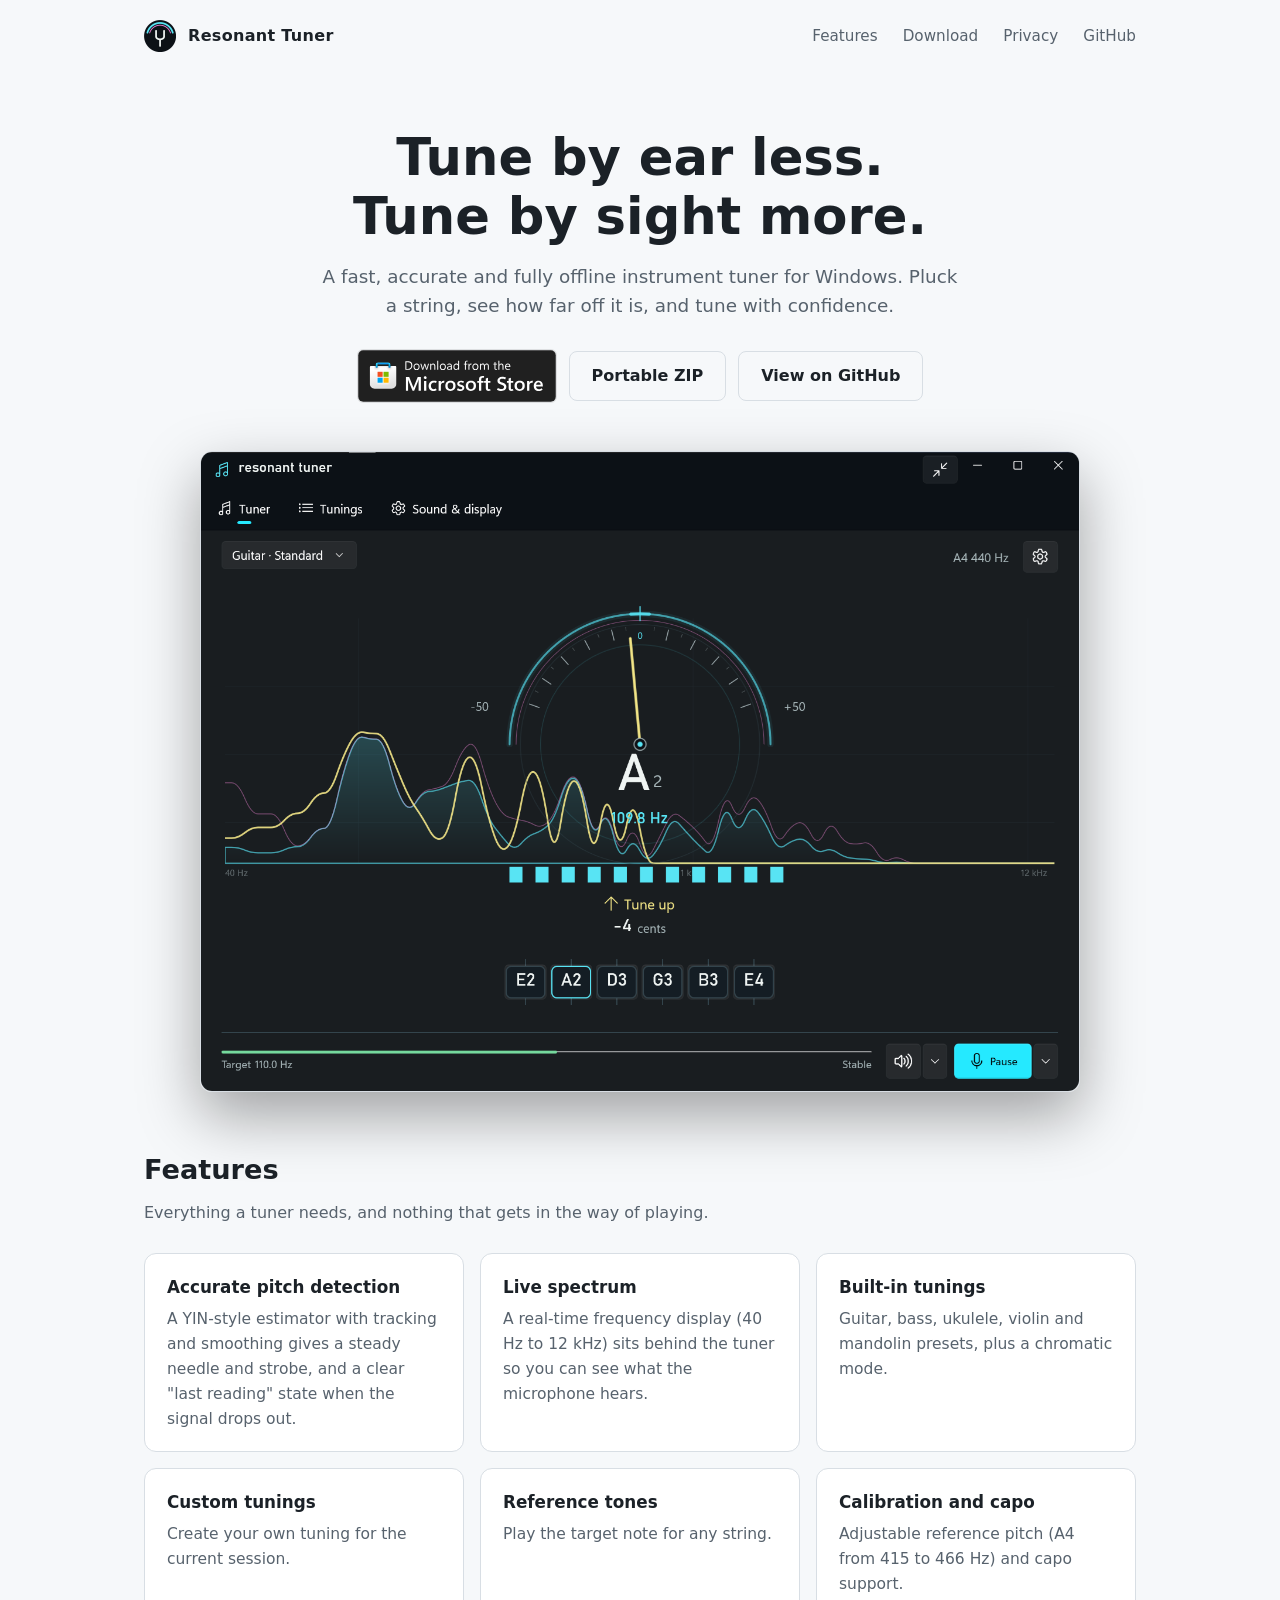
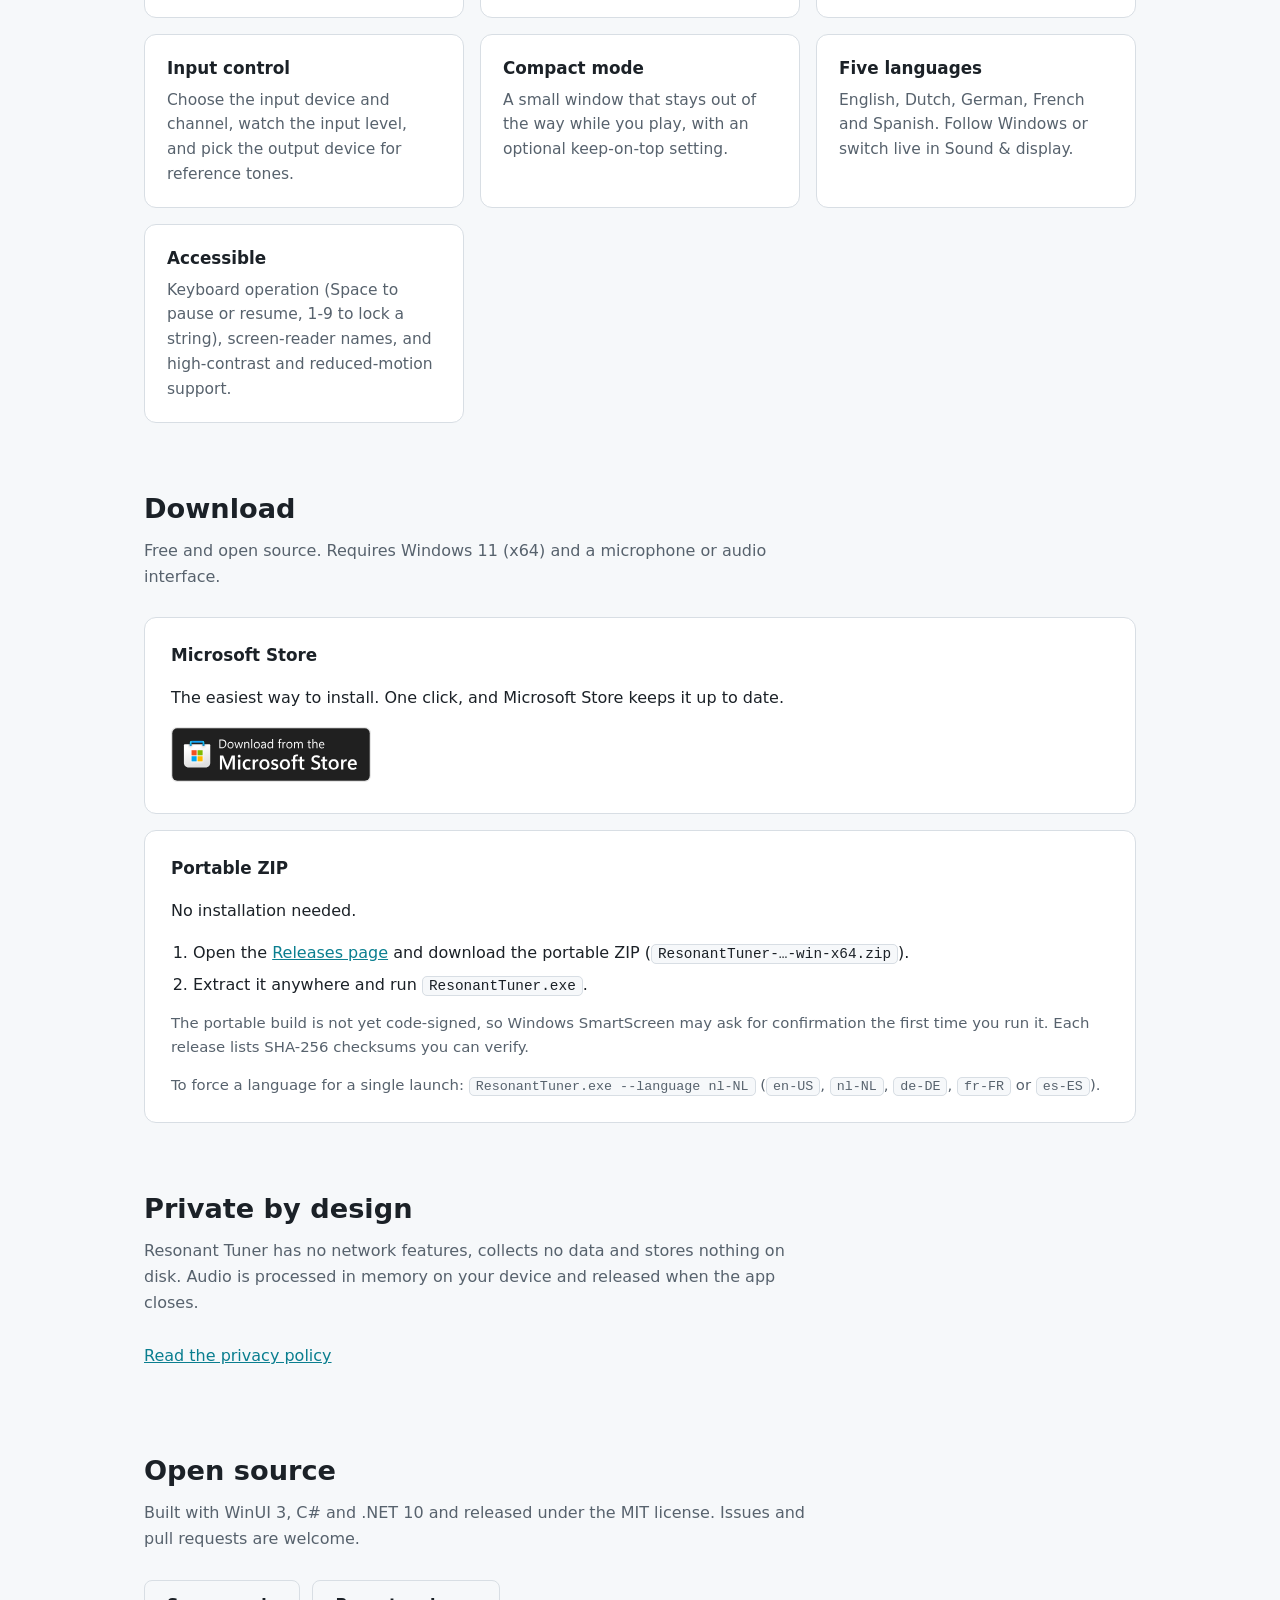
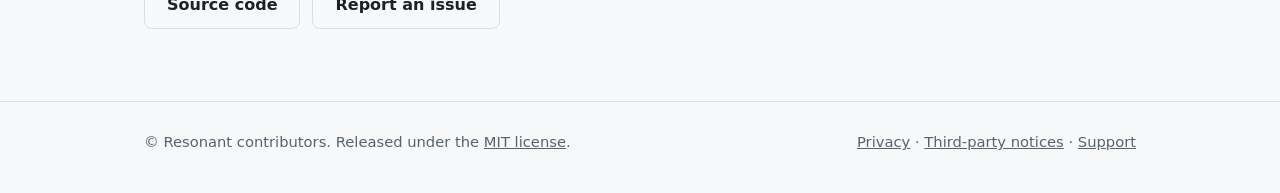
<file: docs/index.html>
<!doctype html>
<html lang="en">
<head>
  <meta charset="utf-8">
  <meta name="viewport" content="width=device-width, initial-scale=1">
  <title>Resonant Tuner - an offline instrument tuner for Windows</title>
  <meta name="description" content="A fast, accurate and fully offline instrument tuner for Windows. Guitar, bass, ukulele, violin, mandolin and chromatic tunings. No recording, no uploads, no accounts.">
  <meta property="og:type" content="website">
  <meta property="og:title" content="Resonant Tuner">
  <meta property="og:description" content="A fast, accurate and fully offline instrument tuner for Windows.">
  <meta property="og:image" content="https://tinodo.github.io/Resonant-Tuner/screenshot.png">
  <meta property="og:url" content="https://tinodo.github.io/Resonant-Tuner/">
  <link rel="icon" href="favicon.ico">
  <link rel="stylesheet" href="assets/site.css">
</head>
<body>
  <div class="wrap">
    <header class="site">
      <a class="brand" href="./"><img src="assets/icon.png" alt="" width="32" height="32"><span>Resonant Tuner</span></a>
      <nav aria-label="Primary">
        <a href="#features">Features</a>
        <a href="#download">Download</a>
        <a href="#privacy">Privacy</a>
        <a href="https://github.com/tinodo/Resonant-Tuner">GitHub</a>
      </nav>
    </header>

    <main>
      <div class="hero">
        <h1>Tune by ear less.<br>Tune by sight more.</h1>
        <p class="lead">A fast, accurate and fully offline instrument tuner for Windows. Pluck a string, see how far off it is, and tune with confidence.</p>
        <div class="actions">
          <a class="store-badge" href="https://apps.microsoft.com/detail/9n2fklksrghg"><picture><source media="(prefers-color-scheme: light)" srcset="assets/microsoft-store-badge-for-light-bg.svg"><img src="assets/microsoft-store-badge-for-dark-bg.svg" width="161" height="44" alt="Get Resonant Tuner from Microsoft Store"></picture></a>
          <a class="button" href="#download">Portable ZIP</a>
          <a class="button" href="https://github.com/tinodo/Resonant-Tuner">View on GitHub</a>
        </div>
      </div>

      <div class="shot">
        <img src="screenshot.png" width="1499" height="1091" alt="Resonant Tuner showing the tuning dial, live spectrum and string targets for a guitar in standard tuning">
      </div>

      <section id="features">
        <div class="wrap" style="padding:0">
          <h2>Features</h2>
          <p class="sub">Everything a tuner needs, and nothing that gets in the way of playing.</p>
          <div class="grid">
            <div class="card"><h3>Accurate pitch detection</h3><p>A YIN-style estimator with tracking and smoothing gives a steady needle and strobe, and a clear "last reading" state when the signal drops out.</p></div>
            <div class="card"><h3>Live spectrum</h3><p>A real-time frequency display (40 Hz to 12 kHz) sits behind the tuner so you can see what the microphone hears.</p></div>
            <div class="card"><h3>Built-in tunings</h3><p>Guitar, bass, ukulele, violin and mandolin presets, plus a chromatic mode.</p></div>
            <div class="card"><h3>Custom tunings</h3><p>Create your own tuning for the current session.</p></div>
            <div class="card"><h3>Reference tones</h3><p>Play the target note for any string.</p></div>
            <div class="card"><h3>Calibration and capo</h3><p>Adjustable reference pitch (A4 from 415 to 466 Hz) and capo support.</p></div>
            <div class="card"><h3>Input control</h3><p>Choose the input device and channel, watch the input level, and pick the output device for reference tones.</p></div>
            <div class="card"><h3>Compact mode</h3><p>A small window that stays out of the way while you play, with an optional keep-on-top setting.</p></div>
            <div class="card"><h3>Five languages</h3><p>English, Dutch, German, French and Spanish. Follow Windows or switch live in Sound &amp; display.</p></div>
            <div class="card"><h3>Accessible</h3><p>Keyboard operation (Space to pause or resume, 1-9 to lock a string), screen-reader names, and high-contrast and reduced-motion support.</p></div>
          </div>
        </div>
      </section>

      <section id="download">
        <div class="wrap" style="padding:0">
          <h2>Download</h2>
          <p class="sub">Free and open source. Requires Windows 11 (x64) and a microphone or audio interface.</p>
          <div class="panel">
            <h3>Microsoft Store</h3>
            <p>The easiest way to install. One click, and Microsoft Store keeps it up to date.</p>
            <p><a class="store-badge" href="https://apps.microsoft.com/detail/9n2fklksrghg"><picture><source media="(prefers-color-scheme: light)" srcset="assets/microsoft-store-badge-for-light-bg.svg"><img src="assets/microsoft-store-badge-for-dark-bg.svg" width="161" height="44" alt="Get Resonant Tuner from Microsoft Store"></picture></a></p>
          </div>
          <div class="panel">
            <h3>Portable ZIP</h3>
            <p>No installation needed.</p>
            <ol>
              <li>Open the <a href="https://github.com/tinodo/Resonant-Tuner/releases">Releases page</a> and download the portable ZIP (<code>ResonantTuner-…-win-x64.zip</code>).</li>
              <li>Extract it anywhere and run <code>ResonantTuner.exe</code>.</li>
            </ol>
            <p class="note">The portable build is not yet code-signed, so Windows SmartScreen may ask for confirmation the first time you run it. Each release lists SHA-256 checksums you can verify.</p>
            <p class="note">To force a language for a single launch: <code>ResonantTuner.exe --language nl-NL</code> (<code>en-US</code>, <code>nl-NL</code>, <code>de-DE</code>, <code>fr-FR</code> or <code>es-ES</code>).</p>
          </div>
        </div>
      </section>

      <section id="privacy">
        <div class="wrap" style="padding:0">
          <h2>Private by design</h2>
          <p class="sub">Resonant Tuner has no network features, collects no data and stores nothing on disk. Audio is processed in memory on your device and released when the app closes.</p>
          <p><a href="privacy.html">Read the privacy policy</a></p>
        </div>
      </section>

      <section id="open-source">
        <div class="wrap" style="padding:0">
          <h2>Open source</h2>
          <p class="sub">Built with WinUI 3, C# and .NET 10 and released under the MIT license. Issues and pull requests are welcome.</p>
          <div class="actions" style="justify-content:flex-start">
            <a class="button" href="https://github.com/tinodo/Resonant-Tuner">Source code</a>
            <a class="button" href="https://github.com/tinodo/Resonant-Tuner/issues/new/choose">Report an issue</a>
          </div>
        </div>
      </section>
    </main>
  </div>

  <footer>
    <div class="wrap">
      <span>&copy; Resonant contributors. Released under the <a href="https://github.com/tinodo/Resonant-Tuner/blob/main/LICENSE">MIT license</a>.</span>
      <span><a href="privacy.html">Privacy</a> &middot; <a href="https://github.com/tinodo/Resonant-Tuner/blob/main/THIRD-PARTY-NOTICES">Third-party notices</a> &middot; <a href="https://github.com/tinodo/Resonant-Tuner/issues">Support</a></span>
    </div>
  </footer>
</body>
</html>
</file>
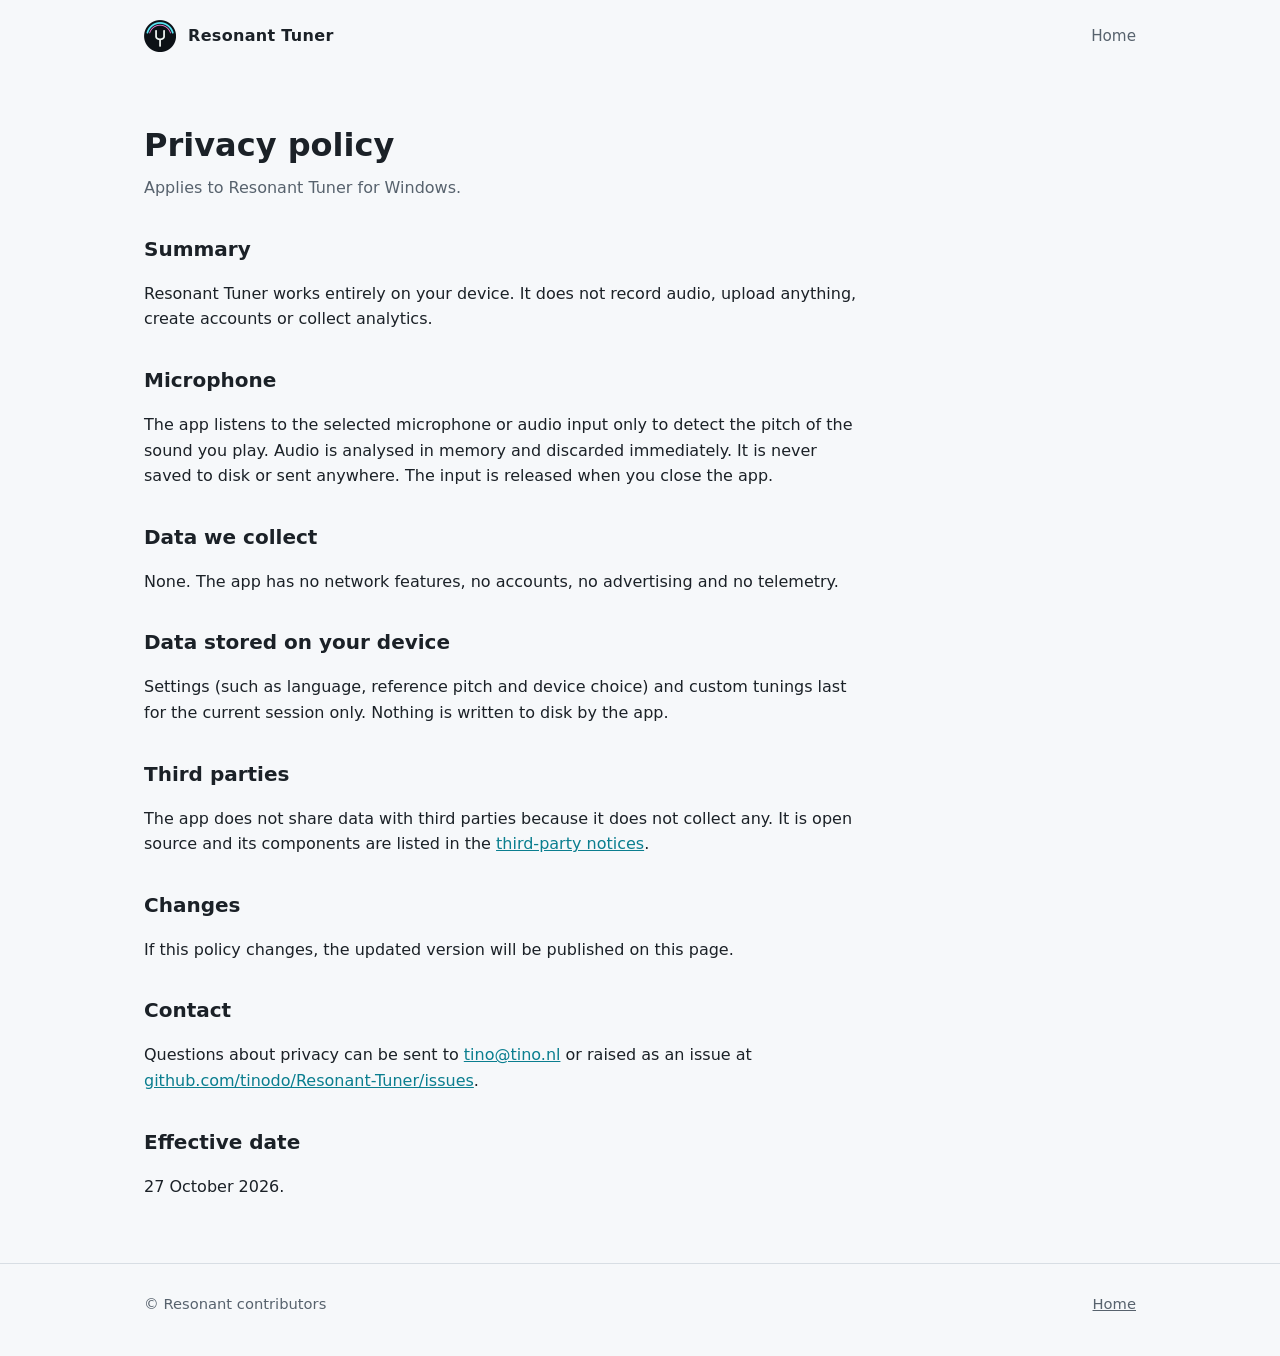
<file: docs/privacy.html>
<!doctype html>
<html lang="en">
<head>
  <meta charset="utf-8">
  <meta name="viewport" content="width=device-width, initial-scale=1">
  <title>Privacy policy - Resonant Tuner</title>
  <meta name="description" content="Resonant Tuner processes audio on your device only. No recording, no uploads, no accounts and no telemetry.">
  <link rel="icon" href="favicon.ico">
  <link rel="stylesheet" href="assets/site.css">
</head>
<body>
  <div class="wrap">
    <header class="site">
      <a class="brand" href="./"><img src="assets/icon.png" alt="" width="32" height="32"><span>Resonant Tuner</span></a>
      <nav aria-label="Primary"><a href="./">Home</a></nav>
    </header>

    <main class="prose">
      <h1>Privacy policy</h1>
      <p class="meta">Applies to Resonant Tuner for Windows.</p>

      <h2>Summary</h2>
      <p>Resonant Tuner works entirely on your device. It does not record audio, upload anything, create accounts or collect analytics.</p>

      <h2>Microphone</h2>
      <p>The app listens to the selected microphone or audio input only to detect the pitch of the sound you play. Audio is analysed in memory and discarded immediately. It is never saved to disk or sent anywhere. The input is released when you close the app.</p>

      <h2>Data we collect</h2>
      <p>None. The app has no network features, no accounts, no advertising and no telemetry.</p>

      <h2>Data stored on your device</h2>
      <p>Settings (such as language, reference pitch and device choice) and custom tunings last for the current session only. Nothing is written to disk by the app.</p>

      <h2>Third parties</h2>
      <p>The app does not share data with third parties because it does not collect any. It is open source and its components are listed in the <a href="https://github.com/tinodo/Resonant-Tuner/blob/main/THIRD-PARTY-NOTICES">third-party notices</a>.</p>

      <h2>Changes</h2>
      <p>If this policy changes, the updated version will be published on this page.</p>

      <h2>Contact</h2>
      <p>Questions about privacy can be sent to <a href="mailto:tino@tino.nl">tino@tino.nl</a> or raised as an issue at <a href="https://github.com/tinodo/Resonant-Tuner/issues">github.com/tinodo/Resonant-Tuner/issues</a>.</p>

      <h2>Effective date</h2>
      <p>27 October 2026.</p>
    </main>
  </div>

  <footer>
    <div class="wrap">
      <span>&copy; Resonant contributors</span>
      <span><a href="./">Home</a></span>
    </div>
  </footer>
</body>
</html>
</file>
<file: docs/assets/site.css>
:root {
  --bg: #0f1317;
  --surface: #171c21;
  --border: #272f37;
  --text: #e8edf1;
  --muted: #9aa6b1;
  --accent: #5be3f5;
  --accent-ink: #04242a;
  --warm: #f0e07a;
  color-scheme: dark;
}

@media (prefers-color-scheme: light) {
  :root {
    --bg: #f6f8fa;
    --surface: #ffffff;
    --border: #d8dee4;
    --text: #1b2127;
    --muted: #57626d;
    --accent: #0a7e8f;
    --accent-ink: #ffffff;
    --warm: #8a6d00;
    color-scheme: light;
  }
}

* { box-sizing: border-box; }

html { scroll-behavior: smooth; }

@media (prefers-reduced-motion: reduce) {
  html { scroll-behavior: auto; }
}

body {
  margin: 0;
  background: var(--bg);
  color: var(--text);
  font: 16px/1.6 "Segoe UI Variable", "Segoe UI", system-ui, -apple-system, sans-serif;
}

a { color: var(--accent); }
a:focus-visible, .button:focus-visible {
  outline: 2px solid var(--accent);
  outline-offset: 3px;
}

.wrap { max-width: 1040px; margin: 0 auto; padding: 0 24px; }

header.site {
  display: flex;
  align-items: center;
  justify-content: space-between;
  padding: 20px 0;
}

.brand {
  display: flex;
  align-items: center;
  gap: 12px;
  color: var(--text);
  text-decoration: none;
  font-weight: 600;
  letter-spacing: 0.02em;
}
.brand img { width: 32px; height: 32px; }

nav a {
  color: var(--muted);
  text-decoration: none;
  margin-left: 20px;
  font-size: 0.95rem;
}
nav a:hover { color: var(--text); }

.hero { text-align: center; padding: 56px 0 40px; }
.hero h1 {
  font-size: clamp(2rem, 5vw, 3.2rem);
  line-height: 1.15;
  margin: 0 0 16px;
  font-weight: 650;
}
.hero p.lead {
  max-width: 640px;
  margin: 0 auto 28px;
  color: var(--muted);
  font-size: 1.15rem;
}

.actions { display: flex; flex-wrap: wrap; gap: 12px; justify-content: center; align-items: center; }
.button {
  display: inline-block;
  padding: 11px 22px;
  border-radius: 8px;
  border: 1px solid var(--border);
  color: var(--text);
  text-decoration: none;
  font-weight: 600;
}
.button.primary { background: var(--accent); color: var(--accent-ink); border-color: var(--accent); }
.button:hover { filter: brightness(1.08); }

.store-badge { display: inline-block; line-height: 0; border-radius: 8px; }
.store-badge img { display: block; width: 200px; max-width: 100%; height: auto; }
.store-badge:hover { filter: brightness(1.08); }

.shot { margin: 8px auto 0; max-width: 880px; }
.shot img {
  width: 100%;
  height: auto;
  display: block;
  border-radius: 12px;
  border: 1px solid var(--border);
  box-shadow: 0 24px 60px rgba(0, 0, 0, 0.35);
}

section { padding: 56px 0 8px; }
section h2 { font-size: 1.7rem; margin: 0 0 8px; }
section > .wrap > p.sub { color: var(--muted); margin: 0 0 28px; max-width: 680px; }

.grid {
  display: grid;
  gap: 16px;
  grid-template-columns: repeat(auto-fit, minmax(280px, 1fr));
}
.card {
  background: var(--surface);
  border: 1px solid var(--border);
  border-radius: 12px;
  padding: 20px 22px;
}
.card h3 { margin: 0 0 6px; font-size: 1.05rem; }
.card p { margin: 0; color: var(--muted); font-size: 0.97rem; }

.panel {
  background: var(--surface);
  border: 1px solid var(--border);
  border-radius: 12px;
  padding: 24px 26px;
}
.panel ol, .panel ul { margin: 8px 0 0; padding-left: 22px; }
.panel li { margin: 6px 0; }
.panel h3 { margin: 0 0 6px; font-size: 1.05rem; }
.panel + .panel { margin-top: 16px; }
.panel > :last-child { margin-bottom: 0; }
.note { color: var(--muted); font-size: 0.93rem; margin-top: 14px; }

code {
  font-family: "Cascadia Mono", Consolas, monospace;
  background: var(--bg);
  border: 1px solid var(--border);
  border-radius: 5px;
  padding: 1px 6px;
  font-size: 0.9em;
}

footer {
  margin-top: 64px;
  padding: 28px 0 40px;
  border-top: 1px solid var(--border);
  color: var(--muted);
  font-size: 0.92rem;
}
footer .wrap { display: flex; flex-wrap: wrap; gap: 12px 24px; justify-content: space-between; }
footer a { color: var(--muted); }

.prose { max-width: 720px; padding: 24px 0 0; }
.prose h1 { font-size: 2rem; margin: 24px 0 4px; }
.prose h2 { font-size: 1.25rem; margin: 32px 0 8px; }
.prose p, .prose li { color: var(--text); }
.prose .meta { color: var(--muted); margin: 0 0 24px; }
</file>
